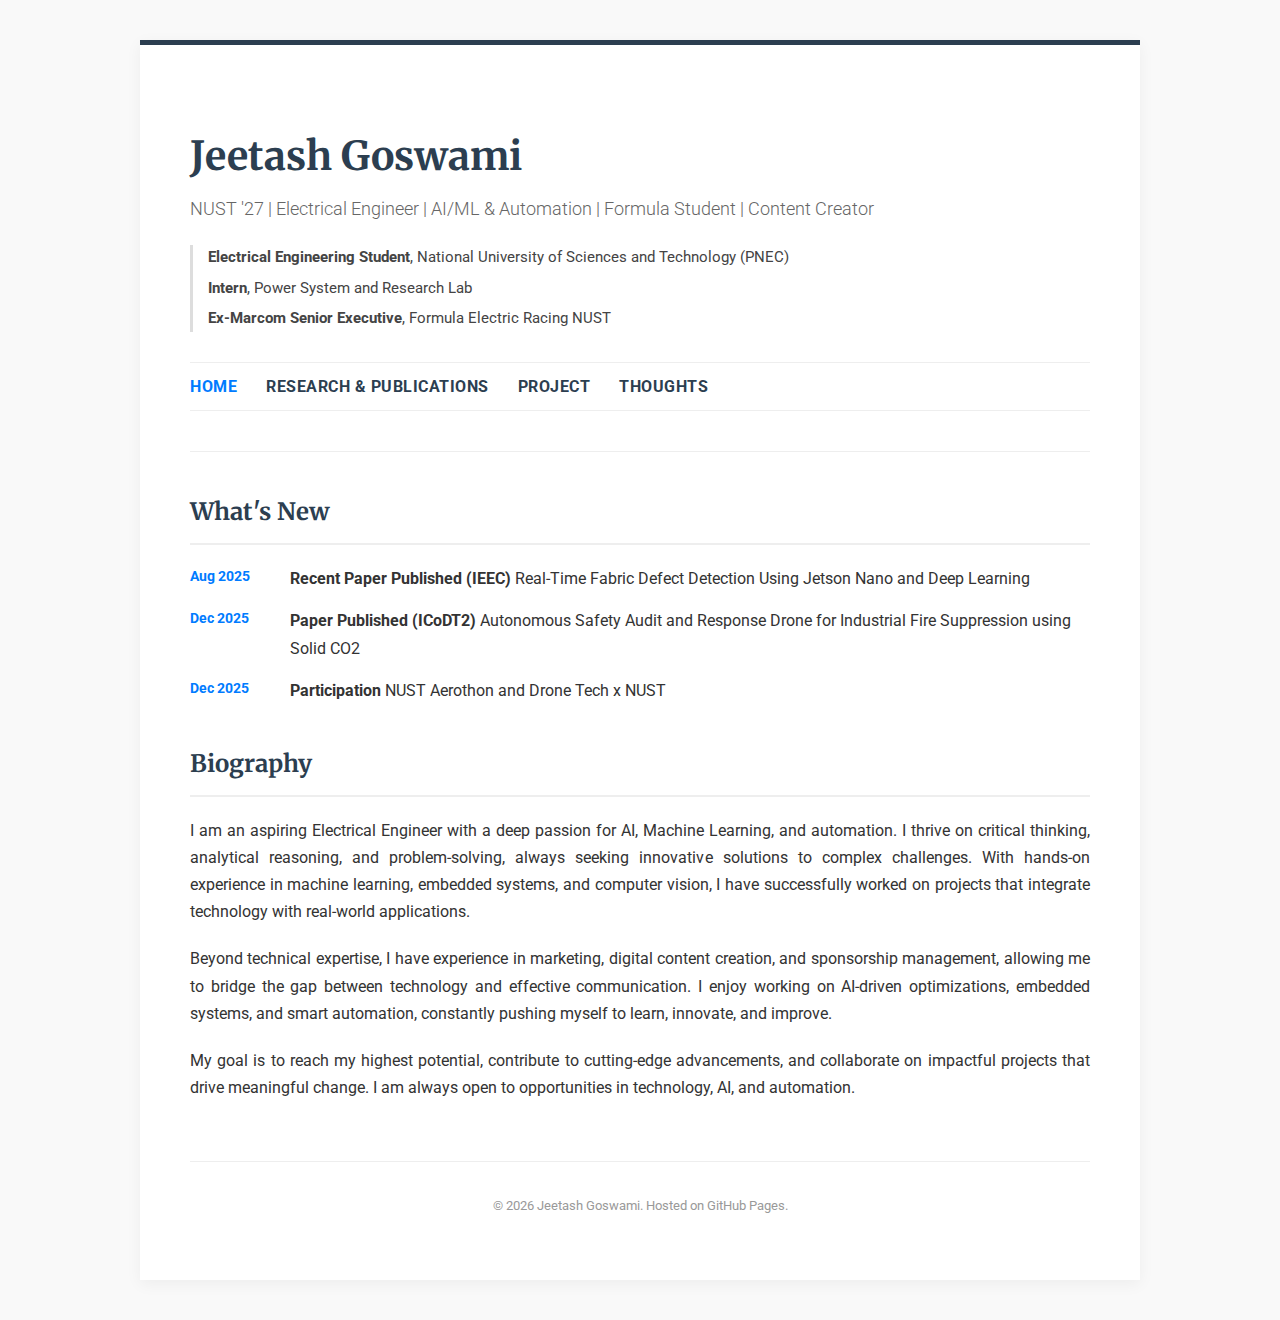
<file: index.html>
<!DOCTYPE html>
<html lang="en">
<head>
    <meta charset="UTF-8">
    <meta name="viewport" content="width=device-width, initial-scale=1.0">
    <title>Jeetash Goswami | Electrical Engineer & Researcher</title>
    <link rel="stylesheet" href="style.css">
    <link href="https://fonts.googleapis.com/css2?family=Merriweather:wght@300;700&family=Roboto:wght@300;400;700&display=swap" rel="stylesheet">
</head>
<body>

    <div class="container">
        <header class="profile-header">
            <div class="profile-text">
                <h1>Jeetash Goswami</h1>
                <p class="headline">NUST '27 | Electrical Engineer | AI/ML & Automation | Formula Student | Content Creator</p>
                
                <div class="affiliations">
                    <p><strong>Electrical Engineering Student</strong>, National University of Sciences and Technology (PNEC)</p>
                    <p><strong>Intern</strong>, Power System and Research Lab</p>
                    <p><strong>Ex-Marcom Senior Executive</strong>, Formula Electric Racing NUST</p>
                </div>

                <nav class="main-nav">
                    <a href="index.html" class="active">Home</a>
                    <a href="research.html">Research & Publications</a>
                    <a href="projects.html">Project</a>
                    <a href="thoughts.html">Thoughts</a>
                </nav>
            </div>
        </header>

        <hr class="divider">

        <main>
            <section class="news-section">
                <h2>What's New</h2>
                <ul class="news-list">
                    <li>
                        <span class="date">Aug 2025</span>
                        <span class="event"><strong>Recent Paper Published (IEEC)</strong> Real-Time Fabric Defect Detection Using Jetson Nano and Deep Learning</span>
                    </li>
                    <li>
                        <span class="date">Dec 2025</span>
                        <span class="event"><strong>Paper Published (ICoDT2)</strong> Autonomous Safety Audit and Response Drone for Industrial Fire Suppression using Solid CO2</span>
                    </li>
                    <li>
                        <span class="date">Dec 2025</span>
                        <span class="event"><strong>Participation</strong> NUST Aerothon and Drone Tech x NUST</span>
                    </li>
                </ul>
            </section>

            <section class="bio-section">
                <h2>Biography</h2>
                <p>
                    I am an aspiring Electrical Engineer with a deep passion for AI, Machine Learning, and automation. I thrive on critical thinking, analytical reasoning, and problem-solving, always seeking innovative solutions to complex challenges. With hands-on experience in machine learning, embedded systems, and computer vision, I have successfully worked on projects that integrate technology with real-world applications.
                </p>
                <p>
                    Beyond technical expertise, I have experience in marketing, digital content creation, and sponsorship management, allowing me to bridge the gap between technology and effective communication. I enjoy working on AI-driven optimizations, embedded systems, and smart automation, constantly pushing myself to learn, innovate, and improve.
                </p>
                <p>
                    My goal is to reach my highest potential, contribute to cutting-edge advancements, and collaborate on impactful projects that drive meaningful change. I am always open to opportunities in technology, AI, and automation.
                </p>
            </section>
        </main>

        <footer>
            <p>&copy; 2026 Jeetash Goswami. Hosted on GitHub Pages.</p>
        </footer>
    </div>

</body>
</html>
</file>
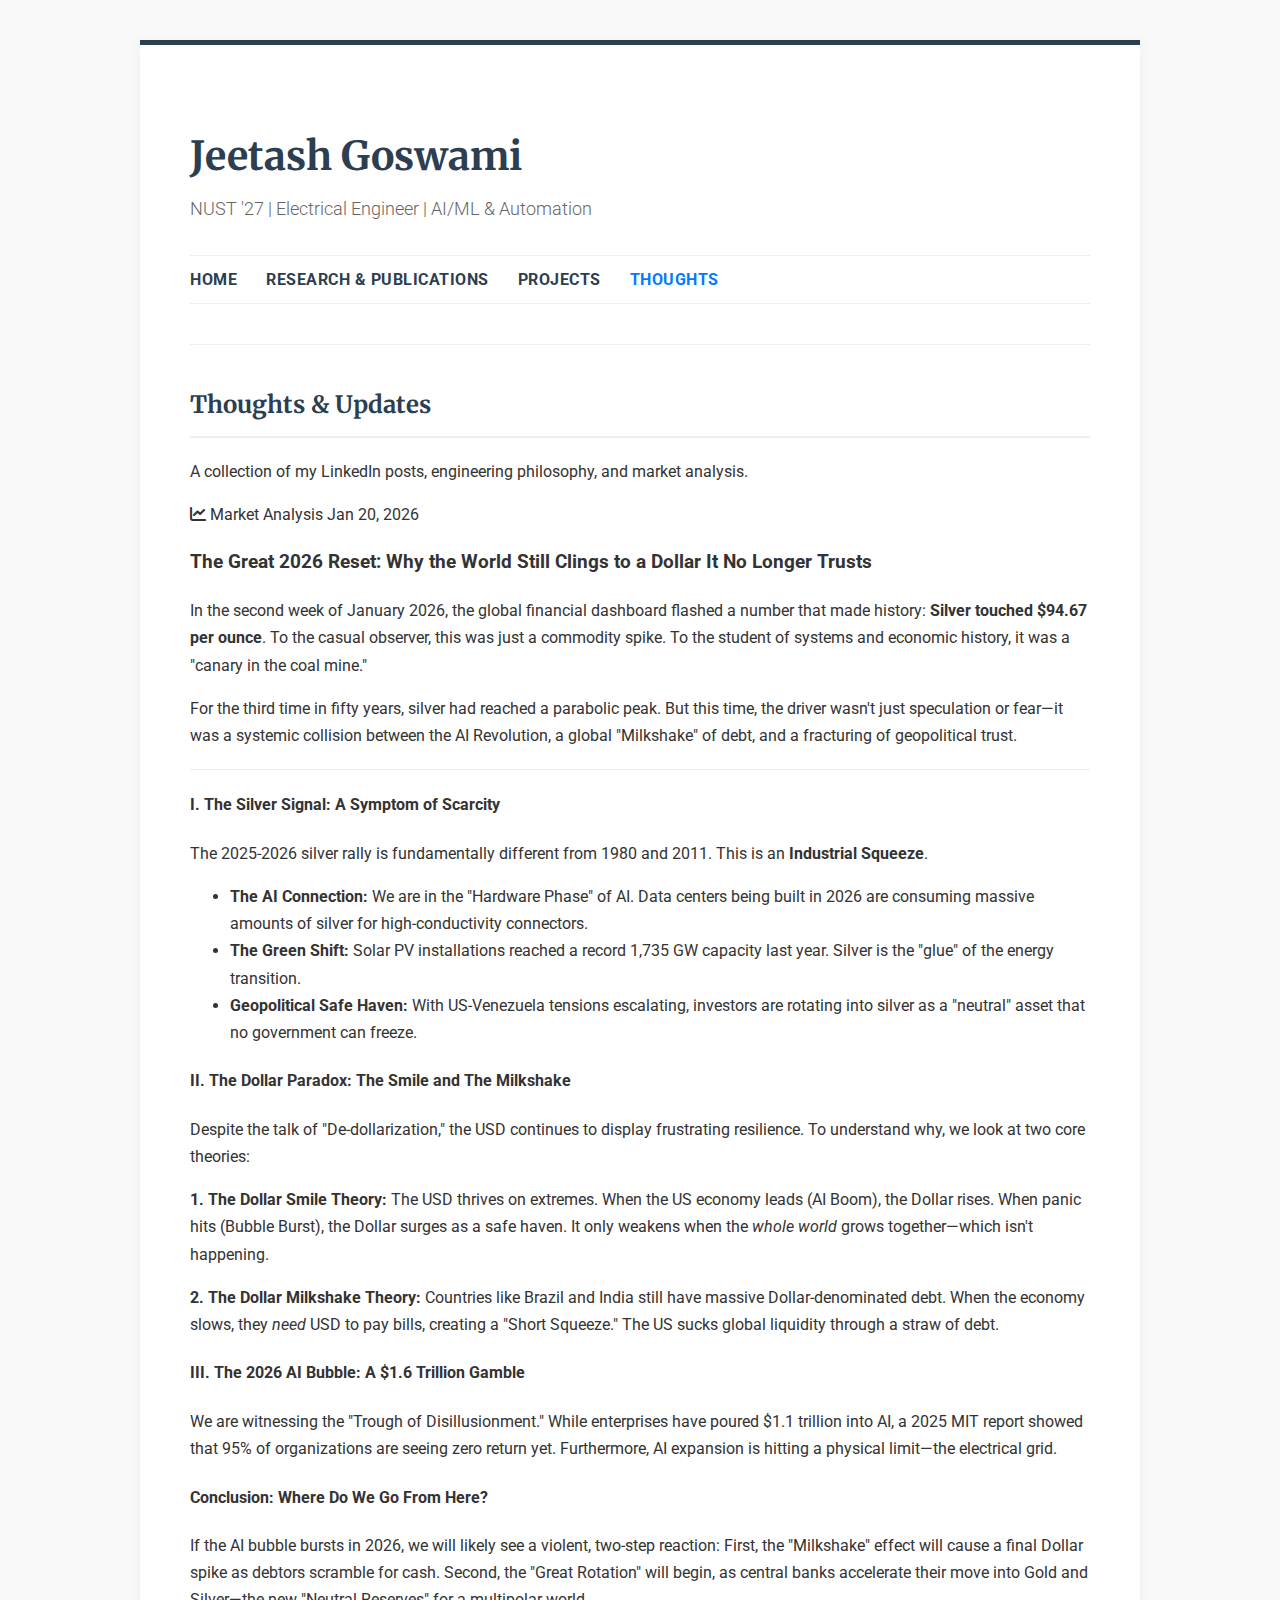
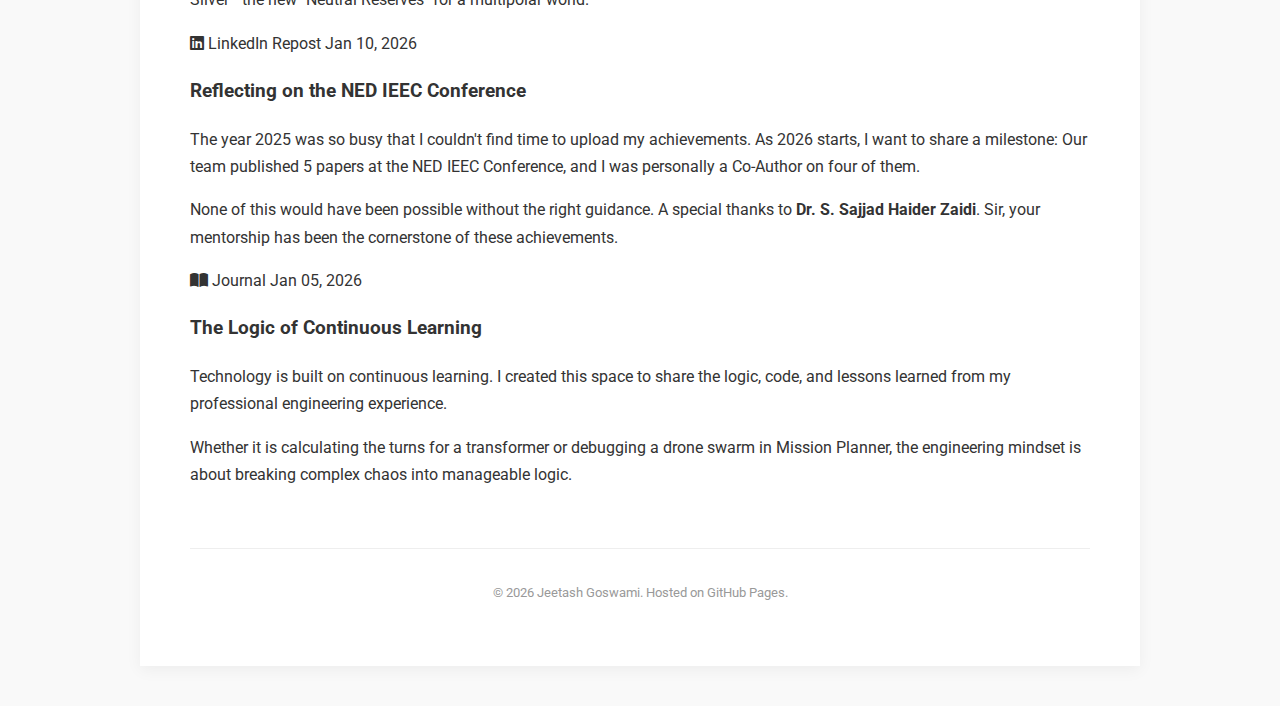
<file: thoughts.html>
<!DOCTYPE html>
<html lang="en">
<head>
    <meta charset="UTF-8">
    <meta name="viewport" content="width=device-width, initial-scale=1.0">
    <title>Thoughts & Insights | Jeetash Goswami</title>
    <link rel="stylesheet" href="style.css">
    <link href="https://fonts.googleapis.com/css2?family=Merriweather:wght@300;400;700&family=Roboto:wght@300;400;500;700&display=swap" rel="stylesheet">
    <link rel="stylesheet" href="https://cdnjs.cloudflare.com/ajax/libs/font-awesome/6.0.0/css/all.min.css">
</head>
<body>

    <div class="container">
        <header class="profile-header">
            <div class="profile-text">
                <h1>Jeetash Goswami</h1>
                <p class="headline">NUST '27 | Electrical Engineer | AI/ML & Automation</p>
                
                <nav class="main-nav">
                    <a href="index.html">Home</a>
                    <a href="research.html">Research & Publications</a>
                    <a href="projects.html">Projects</a>
                    <a href="thoughts.html" class="active">Thoughts</a>
                </nav>
            </div>
        </header>

        <hr class="divider">

        <main>
            <section>
                <h2>Thoughts & Updates</h2>
                <p>A collection of my LinkedIn posts, engineering philosophy, and market analysis.</p>
                
                <div class="thoughts-stream">
                    
                    <article class="thought-card journal-style">
                        <div class="thought-header">
                            <span class="platform-tag journal"><i class="fas fa-chart-line"></i> Market Analysis</span>
                            <span class="thought-date">Jan 20, 2026</span>
                        </div>
                        <h3>The Great 2026 Reset: Why the World Still Clings to a Dollar It No Longer Trusts</h3>
                        
                        <p>In the second week of January 2026, the global financial dashboard flashed a number that made history: <strong>Silver touched $94.67 per ounce</strong>. To the casual observer, this was just a commodity spike. To the student of systems and economic history, it was a "canary in the coal mine."</p>
                        
                        <p>For the third time in fifty years, silver had reached a parabolic peak. But this time, the driver wasn't just speculation or fear—it was a systemic collision between the AI Revolution, a global "Milkshake" of debt, and a fracturing of geopolitical trust.</p>

                        <hr style="border: 0; border-top: 1px solid #eee; margin: 20px 0;">

                        <h4>I. The Silver Signal: A Symptom of Scarcity</h4>
                        <p>The 2025-2026 silver rally is fundamentally different from 1980 and 2011. This is an <strong>Industrial Squeeze</strong>.</p>
                        <ul>
                            <li><strong>The AI Connection:</strong> We are in the "Hardware Phase" of AI. Data centers being built in 2026 are consuming massive amounts of silver for high-conductivity connectors.</li>
                            <li><strong>The Green Shift:</strong> Solar PV installations reached a record 1,735 GW capacity last year. Silver is the "glue" of the energy transition.</li>
                            <li><strong>Geopolitical Safe Haven:</strong> With US-Venezuela tensions escalating, investors are rotating into silver as a "neutral" asset that no government can freeze.</li>
                        </ul>

                        <h4>II. The Dollar Paradox: The Smile and The Milkshake</h4>
                        <p>Despite the talk of "De-dollarization," the USD continues to display frustrating resilience. To understand why, we look at two core theories:</p>
                        <p><strong>1. The Dollar Smile Theory:</strong> The USD thrives on extremes. When the US economy leads (AI Boom), the Dollar rises. When panic hits (Bubble Burst), the Dollar surges as a safe haven. It only weakens when the <i>whole world</i> grows together—which isn't happening.</p>
                        <p><strong>2. The Dollar Milkshake Theory:</strong> Countries like Brazil and India still have massive Dollar-denominated debt. When the economy slows, they <i>need</i> USD to pay bills, creating a "Short Squeeze." The US sucks global liquidity through a straw of debt.</p>

                        <h4>III. The 2026 AI Bubble: A $1.6 Trillion Gamble</h4>
                        <p>We are witnessing the "Trough of Disillusionment." While enterprises have poured $1.1 trillion into AI, a 2025 MIT report showed that 95% of organizations are seeing zero return yet. Furthermore, AI expansion is hitting a physical limit—the electrical grid.</p>

                        <h4>Conclusion: Where Do We Go From Here?</h4>
                        <p>If the AI bubble bursts in 2026, we will likely see a violent, two-step reaction: First, the "Milkshake" effect will cause a final Dollar spike as debtors scramble for cash. Second, the "Great Rotation" will begin, as central banks accelerate their move into Gold and Silver—the new "Neutral Reserves" for a multipolar world.</p>
                    </article>

                    <article class="thought-card linkedin-style">
                        <div class="thought-header">
                            <span class="platform-tag"><i class="fab fa-linkedin"></i> LinkedIn Repost</span>
                            <span class="thought-date">Jan 10, 2026</span>
                        </div>
                        <h3>Reflecting on the NED IEEC Conference</h3>
                        <p>The year 2025 was so busy that I couldn't find time to upload my achievements. As 2026 starts, I want to share a milestone: Our team published 5 papers at the NED IEEC Conference, and I was personally a Co-Author on four of them.</p>
                        <p>None of this would have been possible without the right guidance. A special thanks to <strong>Dr. S. Sajjad Haider Zaidi</strong>. Sir, your mentorship has been the cornerstone of these achievements.</p>
                    </article>

                    <article class="thought-card journal-style">
                        <div class="thought-header">
                            <span class="platform-tag journal"><i class="fas fa-book-open"></i> Journal</span>
                            <span class="thought-date">Jan 05, 2026</span>
                        </div>
                        <h3>The Logic of Continuous Learning</h3>
                        <p>Technology is built on continuous learning. I created this space to share the logic, code, and lessons learned from my professional engineering experience.</p>
                        <p>Whether it is calculating the turns for a transformer or debugging a drone swarm in Mission Planner, the engineering mindset is about breaking complex chaos into manageable logic.</p>
                    </article>

                </div>
            </section>
        </main>

        <footer>
            <p>&copy; 2026 Jeetash Goswami. Hosted on GitHub Pages.</p>
        </footer>
    </div>

</body>
</html>
</file>
<file: style.css>
/* GLOBAL SETTINGS */
body {
    font-family: 'Roboto', sans-serif; /* Clean modern font for reading */
    background-color: #f9f9f9; /* Very light gray, easier on eyes than stark white */
    color: #333;
    line-height: 1.7;
    margin: 0;
    padding: 0;
}

/* CENTERED CONTAINER (Like a sheet of paper) */
.container {
    max-width: 900px;
    margin: 40px auto;
    background: #ffffff;
    padding: 50px;
    box-shadow: 0 4px 15px rgba(0,0,0,0.05);
    border-top: 5px solid #2c3e50; /* The "Engineering Blue" accent */
}

/* HEADER TYPOGRAPHY */
h1 {
    font-family: 'Merriweather', serif; /* Serif font for Authority/Academic feel */
    font-size: 2.5rem;
    margin-bottom: 5px;
    color: #2c3e50;
}

.headline {
    font-size: 1.1rem;
    color: #666;
    margin-top: 0;
    font-weight: 300;
}

.affiliations {
    margin-top: 20px;
    font-size: 0.95rem;
    border-left: 3px solid #ddd;
    padding-left: 15px;
    color: #444;
}

.affiliations p {
    margin: 5px 0;
}

/* NAVIGATION BAR */
.main-nav {
    margin-top: 30px;
    padding: 10px 0;
    border-top: 1px solid #eee;
    border-bottom: 1px solid #eee;
}

.main-nav a {
    text-decoration: none;
    color: #2c3e50;
    font-weight: 700;
    margin-right: 25px;
    font-size: 1rem;
    text-transform: uppercase;
    letter-spacing: 0.5px;
    transition: color 0.3s;
}

.main-nav a:hover, .main-nav a.active {
    color: #007bff; /* Academic Blue highlight */
}

.divider {
    border: 0;
    height: 1px;
    background: #eee;
    margin: 40px 0;
}

/* SECTIONS */
h2 {
    font-family: 'Merriweather', serif;
    color: #2c3e50;
    border-bottom: 2px solid #eee;
    padding-bottom: 10px;
    margin-top: 40px;
}

/* NEWS LIST STYLING (The LeCun Style) */
.news-list {
    list-style: none;
    padding: 0;
}

.news-list li {
    margin-bottom: 15px;
    display: flex; /* Aligns date and text */
}

.news-list .date {
    font-weight: bold;
    color: #007bff;
    min-width: 100px; /* Ensures all dates line up */
    font-size: 0.9rem;
}

.news-list .event {
    flex: 1;
}

/* BIO TEXT */
.bio-section p {
    margin-bottom: 20px;
    text-align: justify; /* Professional document look */
}

/* FOOTER */
footer {
    margin-top: 60px;
    padding-top: 20px;
    border-top: 1px solid #eee;
    text-align: center;
    font-size: 0.8rem;
    color: #999;
}

/* MOBILE RESPONSIVENESS */
@media (max-width: 768px) {
    .container {
        padding: 20px;
        margin: 0;
        width: 100%;
        box-shadow: none;
    }
    
    .main-nav a {
        display: block; /* Stack links on mobile */
        margin-bottom: 10px;
    }
    
    .news-list li {
        flex-direction: column; /* Stack date above text on small screens */
    }
}
</file>
